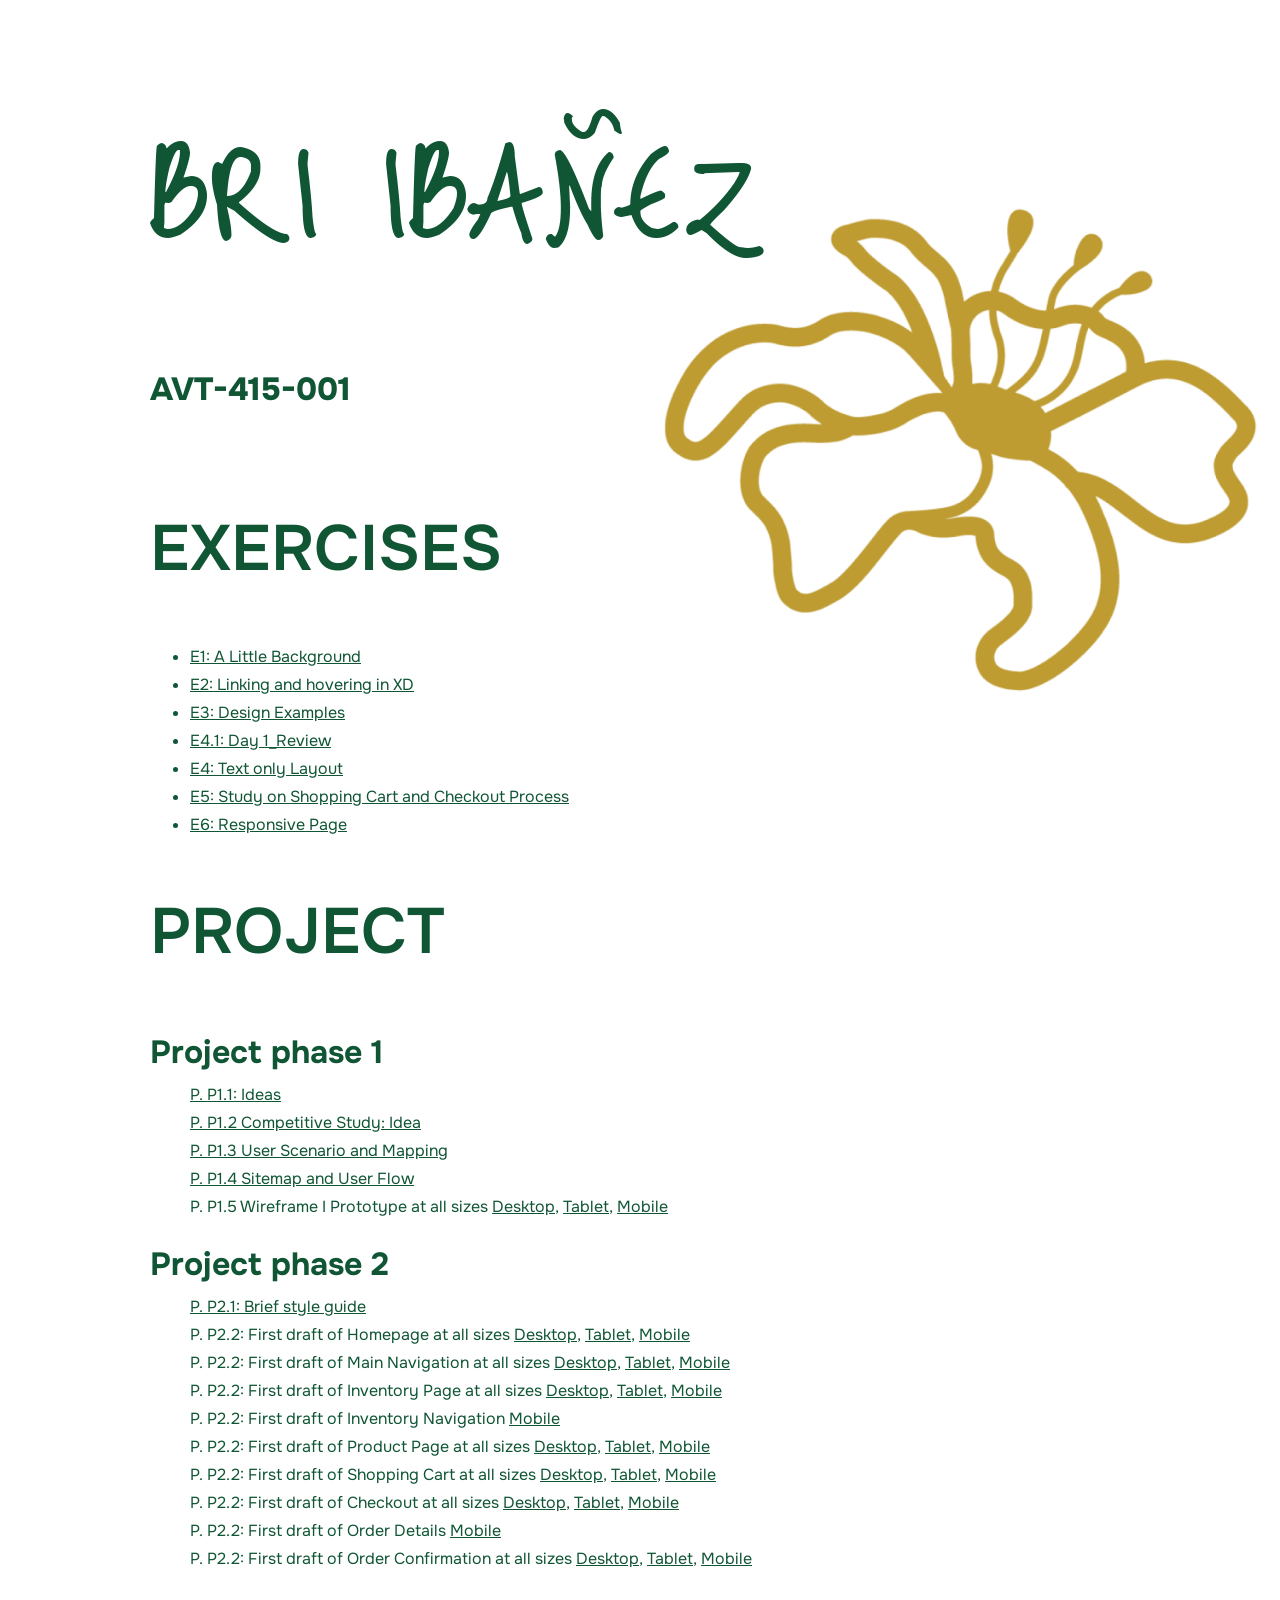
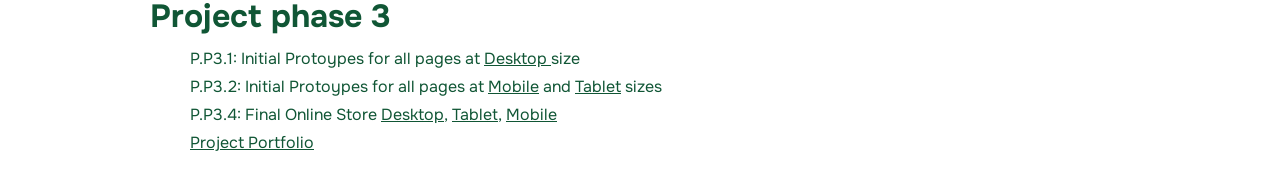
<file: index.html>
<!doctype html>
<html>
<head>
	
<link rel="preconnect" href="https://fonts.googleapis.com">
<link rel="preconnect" href="https://fonts.gstatic.com" crossorigin>
<link href="https://fonts.googleapis.com/css2?family=Fredoka:wght@300..700&family=Just+Me+Again+Down+Here&family=Onest:wght@100..900&display=swap" rel="stylesheet">
	
<meta charset="UTF-8">
<meta name="viewport" content="width=device-width, initial-scale=1.0">
<title>Course work of Bri Ibañez</title>
<link rel="stylesheet" href="css/main.css">
</head>

<body>
<h1>BRI IBAÑEZ</h1>
	<h4>AVT-415-001</h4>
		<div class="column"><h2>EXERCISES</h2>
			<ul>
			<li><a href="https://xd.adobe.com/view/8f0a6625-d033-431c-ac7d-ce1db6e6f4d5-da59/">E1: A Little Background</a></li>
				
			<li><a href="https://xd.adobe.com/view/f7d3a439-bf6d-469c-ac6a-0bd5911b24ca-a280/">E2: Linking and hovering in XD</a></li>
				
			<li><a href="https://www.figma.com/proto/TPx5ZLVnrmZVVEGdxbHE6O/E3%3A-DESIGN-EXAMPLES?node-id=1-2&t=JkeOJ7kNUAwgFL7l-1">E3: Design Examples</a></li>
				
			<li><a href= "ex/e4/4_1.html">E4.1: Day 1_Review</a></li>
				
			<li><a href= "ex/e4/E4.html">E4: Text only Layout</a></li>
				
			<li><a href= "https://www.figma.com/proto/IjVCZUW0PQ0XadVj6gEAkV/E5?node-id=0-1&t=Q7NuccmqODTnjrla-1">E5: Study on Shopping Cart and Checkout Process</a></li>
				
			<li><a href="for_students/index.html"> E6: Responsive Page</a></li>
				
			</ul>
		</div>

	<div class="column">
		<h2>PROJECT</h2>
			<dl>
				<dt>Project phase 1</dt>
				
			<dd><a href="https://briibanez.github.io/avt415/p_process/ideas.html">P. P1.1: Ideas</a></dd>
				
			<dd><a href="https://www.figma.com/proto/BCQCfrkCJPx1mSHRJ52wxp/P1.2?node-id=1-2&t=k4iG4wxfX5ndfUiG-1">P. P1.2 Competitive Study: Idea</a></dd>
				
			<dd><a href="p_process/p1/P.P1.3.html">P. P1.3 User Scenario and Mapping</a></dd>
				
			<dd><a href="https://www.figma.com/proto/H0gAqBH4NOrDpkf0E26kLU/P.P1.4?node-id=2-2&t=2ZDM8WfMNzNfe2F6-1">P. P1.4 Sitemap and User Flow</a></dd>	
				
			<dd>P. P1.5 Wireframe I Prototype at all sizes <a href="https://www.figma.com/proto/tjD5OhKY1ql4vAP2EKQMcV/P.-P1.5--Desktop-Wireframe-I?node-id=0-1&t=jYa0vGftJJILvzvq-1">Desktop</a>, <a href="https://www.figma.com/proto/7N3W8c2mepBqPXJZ4Gd83P/P.-P1.5-Tablet-Wireframe-I?node-id=0-1&t=VH581q9xzkwfCvBQ-1">Tablet</a>, <a href="https://www.figma.com/proto/QJbeHuDACctyTThuwqfy56/P.-P1.5--Mobile-Wireframe-I?node-id=0-1&t=nw7hS7VhuVYNtpVk-1">Mobile</a> </dd>	
				
			</dl>
			<dl>
				<dt>Project phase 2</dt>
				
			<dd><a href="https://www.figma.com/proto/VsfBwmttSefwmmXhdhimjf/P.-P2.1-BRIEF-STYLE-GUIDE?node-id=0-1&t=pD8u36QfUoyRCVLR-1">P. P2.1: Brief style guide</a>
			</dd>
				
			<dd>P. P2.2: First draft of Homepage at all sizes <a href="https://www.figma.com/proto/5zLW5lZVmXm7k892pgglPZ/P.-P2.2--Desktop-First-Draft?node-id=2017-268&t=m1cOFdzVOQ64e4ex-1">Desktop</a>, <a href="https://www.figma.com/proto/gi3MICba1sIVJj5Cmq3wUS/P.-P2.2-Tablet-First-Draft?node-id=2013-2&t=8olUN4jG9uHoKsOR-1"> Tablet</a>, <a href="https://www.figma.com/proto/1xNSQIdcdJaTkWSMCwrFk9/P.-P2.2--Mobile-First-Draft?node-id=2032-283&t=k7HHUQisrun69bVk-1"> Mobile</a> </dd>
				
			<dd>P. P2.2: First draft of Main Navigation at all sizes <a href="https://www.figma.com/proto/5zLW5lZVmXm7k892pgglPZ/P.-P2.2--Desktop-First-Draft?node-id=2017-358&t=m1cOFdzVOQ64e4ex-1">Desktop</a>, <a href="https://www.figma.com/proto/gi3MICba1sIVJj5Cmq3wUS/P.-P2.2-Tablet-First-Draft?node-id=2013-98&t=8olUN4jG9uHoKsOR-1"> Tablet</a>, <a href="https://www.figma.com/design/1xNSQIdcdJaTkWSMCwrFk9/P.-P2.2--Mobile-First-Draft?node-id=2032-367&t=k7HHUQisrun69bVk-1"> Mobile</a> </dd>
				
			<dd>P. P2.2: First draft of Inventory Page at all sizes <a href="https://www.figma.com/design/5zLW5lZVmXm7k892pgglPZ/P.-P2.2--Desktop-First-Draft?node-id=2017-1296&t=m1cOFdzVOQ64e4ex-1">Desktop</a>, <a href="https://www.figma.com/design/gi3MICba1sIVJj5Cmq3wUS/P.-P2.2-Tablet-First-Draft?node-id=2013-209&t=8olUN4jG9uHoKsOR-1"> Tablet</a>, <a href="https://www.figma.com/design/1xNSQIdcdJaTkWSMCwrFk9/P.-P2.2--Mobile-First-Draft?node-id=2032-464&t=k7HHUQisrun69bVk-1"> Mobile</a> </dd>
				
			<dd>P. P2.2: First draft of Inventory Navigation <a href="https://www.figma.com/proto/1xNSQIdcdJaTkWSMCwrFk9/P.-P2.2--Mobile-First-Draft?node-id=2032-546&t=k7HHUQisrun69bVk-1"> Mobile</a> </dd>
				
			<dd>P. P2.2: First draft of Product Page at all sizes <a href="https://www.figma.com/proto/5zLW5lZVmXm7k892pgglPZ/P.-P2.2--Desktop-First-Draft?node-id=2017-1391&t=m1cOFdzVOQ64e4ex-1">Desktop</a>, <a href="https://www.figma.com/proto/gi3MICba1sIVJj5Cmq3wUS/P.-P2.2-Tablet-First-Draft?node-id=2013-304&t=8olUN4jG9uHoKsOR-1"> Tablet</a>, <a href="https://www.figma.com/proto/1xNSQIdcdJaTkWSMCwrFk9/P.-P2.2--Mobile-First-Draft?node-id=2032-755&t=k7HHUQisrun69bVk-1"> Mobile</a> </dd>
				
			<dd>P. P2.2: First draft of Shopping Cart at all sizes <a href="https://www.figma.com/design/5zLW5lZVmXm7k892pgglPZ/P.-P2.2--Desktop-First-Draft?node-id=2017-1554&t=m1cOFdzVOQ64e4ex-1">Desktop</a>, <a href="https://www.figma.com/proto/gi3MICba1sIVJj5Cmq3wUS/P.-P2.2-Tablet-First-Draft?node-id=2013-494&t=8olUN4jG9uHoKsOR-1"> Tablet</a>, <a href="https://www.figma.com/proto/1xNSQIdcdJaTkWSMCwrFk9/P.-P2.2--Mobile-First-Draft?node-id=2032-942&t=k7HHUQisrun69bVk-1"> Mobile</a> </dd>
				
			<dd>P. P2.2: First draft of Checkout at all sizes <a href="https://www.figma.com/proto/5zLW5lZVmXm7k892pgglPZ/P.-P2.2--Desktop-First-Draft?node-id=2017-1699&t=m1cOFdzVOQ64e4ex-1">Desktop</a>, <a href="https://www.figma.com/design/gi3MICba1sIVJj5Cmq3wUS/P.-P2.2-Tablet-First-Draft?node-id=2013-635&t=8olUN4jG9uHoKsOR-1"> Tablet</a>, <a href="https://www.figma.com/design/1xNSQIdcdJaTkWSMCwrFk9/P.-P2.2--Mobile-First-Draft?node-id=31-666&t=k7HHUQisrun69bVk-1"> Mobile</a> </dd>
				
			<dd>P. P2.2: First draft of Order Details <a href="https://www.figma.com/design/1xNSQIdcdJaTkWSMCwrFk9/P.-P2.2--Mobile-First-Draft?node-id=2032-1282&t=k7HHUQisrun69bVk-1">Mobile</a> </dd>
				
			<dd>P. P2.2: First draft of Order Confirmation at all sizes <a href="https://www.figma.com/design/5zLW5lZVmXm7k892pgglPZ/P.-P2.2--Desktop-First-Draft?node-id=58-2&t=m1cOFdzVOQ64e4ex-1">Desktop</a>, <a href="https://www.figma.com/design/gi3MICba1sIVJj5Cmq3wUS/P.-P2.2-Tablet-First-Draft?node-id=9-1012&t=8olUN4jG9uHoKsOR-1"> Tablet</a>, <a href="https://www.figma.com/design/1xNSQIdcdJaTkWSMCwrFk9/P.-P2.2--Mobile-First-Draft?node-id=2032-1360&t=k7HHUQisrun69bVk-1"> Mobile</a> </dd>
				
				
			</dl>
			<dl>
<dt>Project phase 3</dt>
				
			<dd>P.P3.1: Initial Protoypes for all pages at <a href="https://www.figma.com/proto/zSQ8pmqxLagcoEoO33CJ1h/P.-P3.1--Desktop-Initial-Prototype?node-id=1-2&p=f&t=5V6XuBT9WywPy3h6-1&scaling=scale-down&content-scaling=fixed&page-id=0%3A1&starting-point-node-id=1%3A2">Desktop </a>size </dd>
				
			<dd>P.P3.2: Initial Protoypes for all pages at <a href="#">Mobile</a> and <a href="#">Tablet</a> sizes</dd>
				
			<dd>P.P3.4: Final Online Store <a href="https://www.figma.com/proto/zSQ8pmqxLagcoEoO33CJ1h/P.-P3.1--Desktop-Initial-Prototype?node-id=1-2&p=f&t=5V6XuBT9WywPy3h6-1&scaling=scale-down&content-scaling=fixed&page-id=0%3A1&starting-point-node-id=1%3A2">Desktop</a>, <a href="https://www.figma.com/proto/M9KabXqcWOBpVA0AB2F9Cq/P.-P3.1-Tablet-Initial-Prototype?node-id=0-1&t=mt7MSkX6ii2pTlHD-1"> Tablet</a>, <a href="https://www.figma.com/proto/bIIe2McMKhGMMwUD232Fjl/P.-P3.1--Mobile-Initial-Prototype?node-id=0-1&t=XxKUQlgsnAbBdJtt-1"> Mobile</a></dd>
				
				
			<dd><a href="project/PROJECT PORTFOLIO.pdf">Project Portfolio</a></dd>
				
		</dl></div>
</body>
</html>
</file>
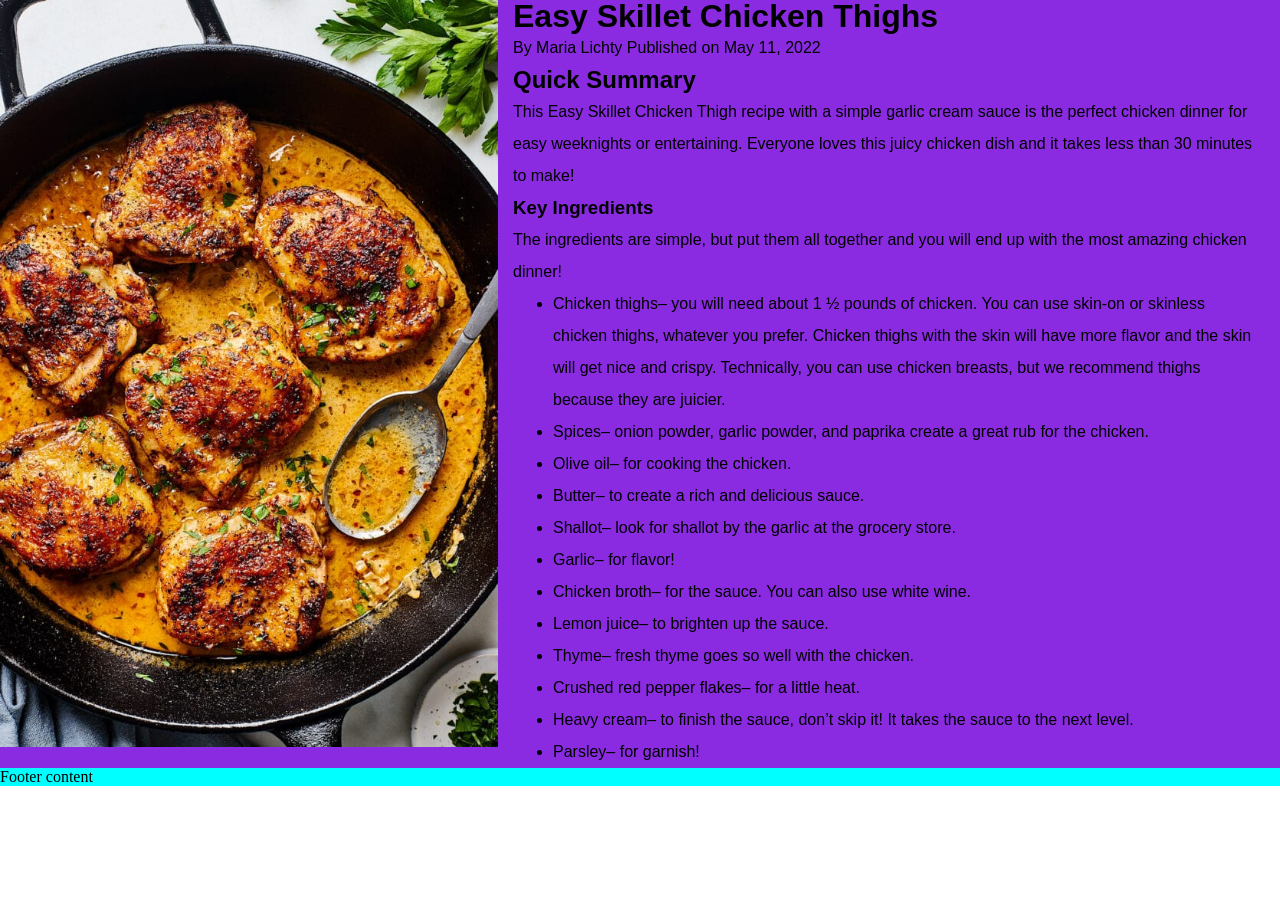
<file: for_students/index.html>
<!doctype html>
<html>
<head>
<meta charset="UTF-8">
<meta>
<meta name="viewport" content="width=device-width, initial-scale=1.0" />
<title>Responive web page</title>
<link rel="stylesheet" href="style.css">
</head>

<body>
	<div id="recipe">
		<img src="image/Chicken-Thighs-650x975.jpeg" alt="Chicken Thighs">
		<div id="summary">
		<h1>Easy Skillet Chicken Thighs</h1>
			<div id="author">By Maria Lichty
			
			Published on May 11, 2022</div>
		<h2>Quick Summary</h2>
			
<p>This Easy Skillet Chicken Thigh recipe with a simple garlic cream sauce is the perfect chicken dinner for easy weeknights or entertaining. Everyone loves this juicy chicken dish and it takes less than 30 minutes to make!</p>
		<h3> Key Ingredients</h3>
<p>The ingredients are simple, but put them all together and you will end up with the most amazing chicken dinner!</p>
<ul>
	<li>Chicken thighs– you will need about 1 ½ pounds of chicken. You can use skin-on or skinless chicken thighs, whatever you prefer. Chicken thighs with the skin will have more flavor and the skin will get nice and crispy. Technically, you can use chicken breasts, but we recommend thighs because they are juicier.</li>
	<li>Spices– onion powder, garlic powder, and paprika create a great rub for the chicken.</li>
	<li>Olive oil– for cooking the chicken.</li>
	<li>Butter– to create a rich and delicious sauce.</li>
	<li>Shallot– look for shallot by the garlic at the grocery store.</li>
	<li>Garlic– for flavor!</li>
	<li>Chicken broth– for the sauce. You can also use white wine.</li>
	<li>Lemon juice– to brighten up the sauce.</li>
	<li>Thyme– fresh thyme goes so well with the chicken.</li>
	<li>Crushed red pepper flakes– for a little heat.</li>
	<li>Heavy cream– to finish the sauce, don’t skip it! It takes the sauce to the next level.</li>
	<li>Parsley– for garnish!</li>
			</ul>
		</div>
	</div>
	<footer>
		<p>Footer content</p>
	</footer>

</body>
</html>
</file>
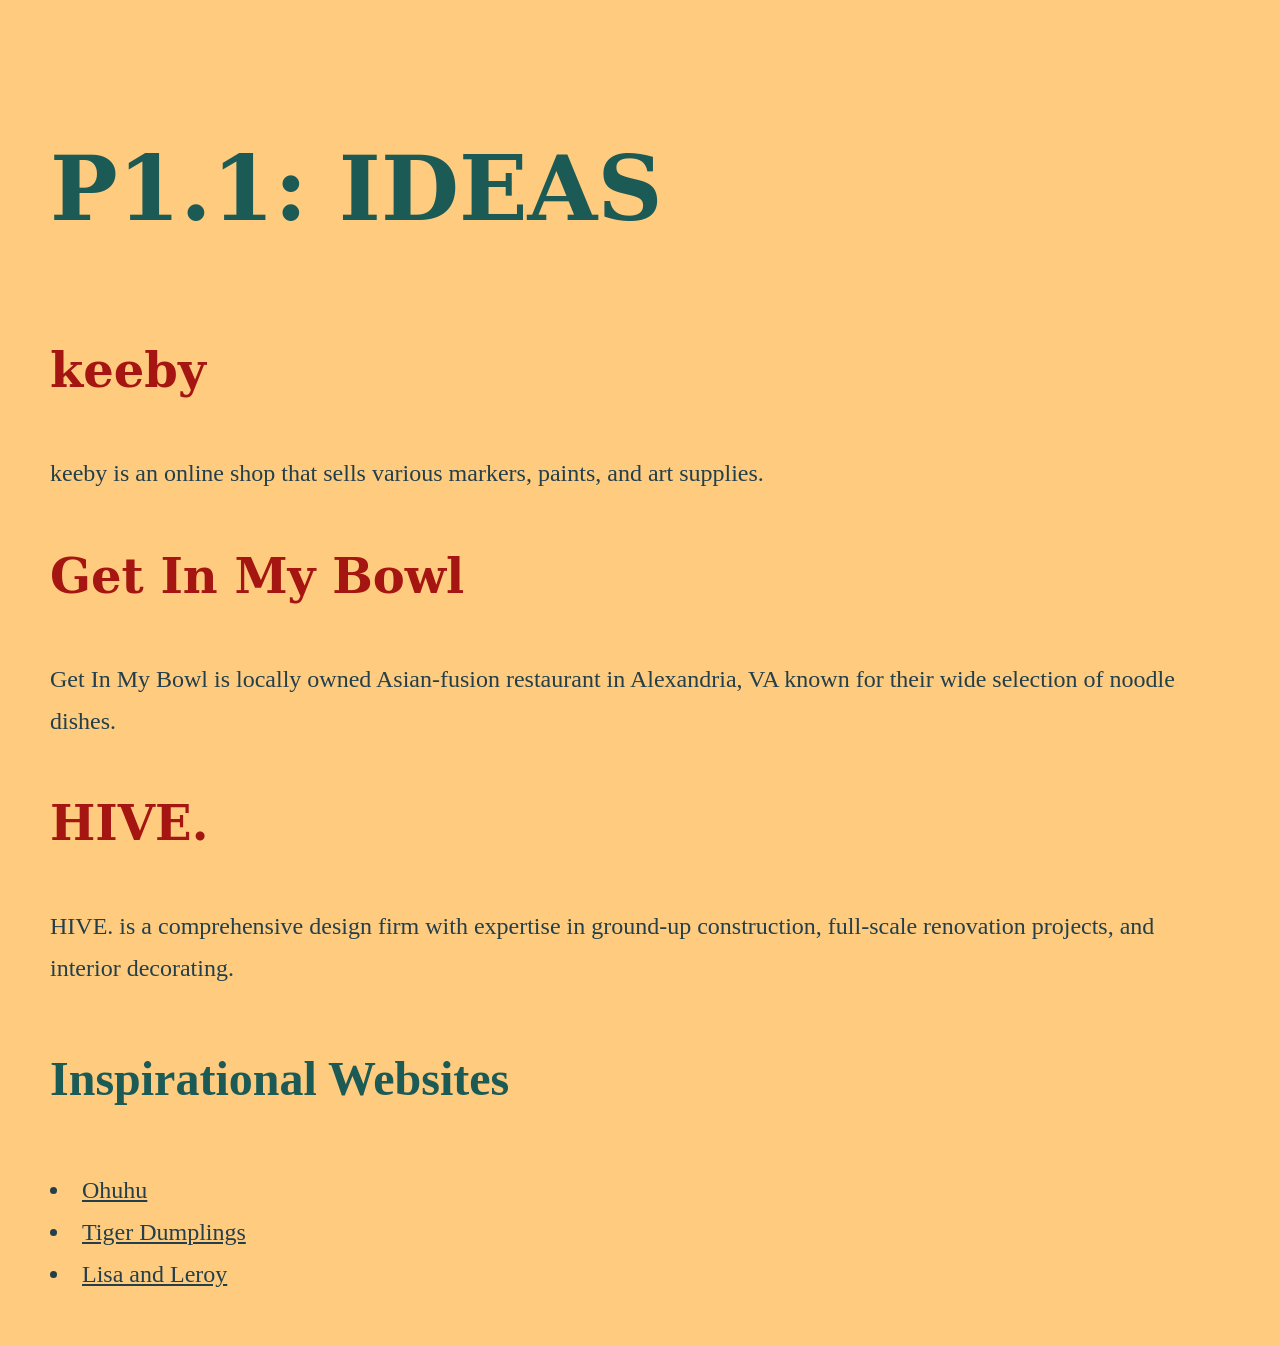
<file: p_process/ideas.html>
<!doctype html>
<html>
<head>
	<link rel="stylesheet" href="ideastyle.css">
<style>
	/* unvisited link */
a:link {
  color: #223F4B;
}

/* visited link */
a:visited {
  color: #1C5A55;
}

/* mouse over link */
a:hover {
  color: #A51511;
}

/* selected link */
a:active {
  color: #31918D;
}
</style>
<meta charset="UTF-8">
<title>ideas</title>
</head>

<body>
	
<h1>P1.1: IDEAS</h1>
	

<h2>keeby</h2>
	<p>keeby is an online shop that sells various markers, paints, and art supplies.</p>
	
<h2>Get In My Bowl</h2>
	<p>Get In My Bowl is locally owned Asian-fusion restaurant in Alexandria, VA known for their wide selection of noodle dishes.</p>
	
<h2>HIVE.</h2>	
	<p>HIVE. is a comprehensive design firm with expertise in ground-up construction, full-scale renovation projects, and interior decorating.</p>
	
<h3>Inspirational Websites</h3>
	<li><a href="https://ohuhu.com/">Ohuhu</a></li>
	<li><a href="https://www.tigerdumplings.com/">Tiger Dumplings</a></li>
	<li><a href="https://lisaandleroy.com/">Lisa and Leroy</a></li>
	

</body>
</html>
</file>
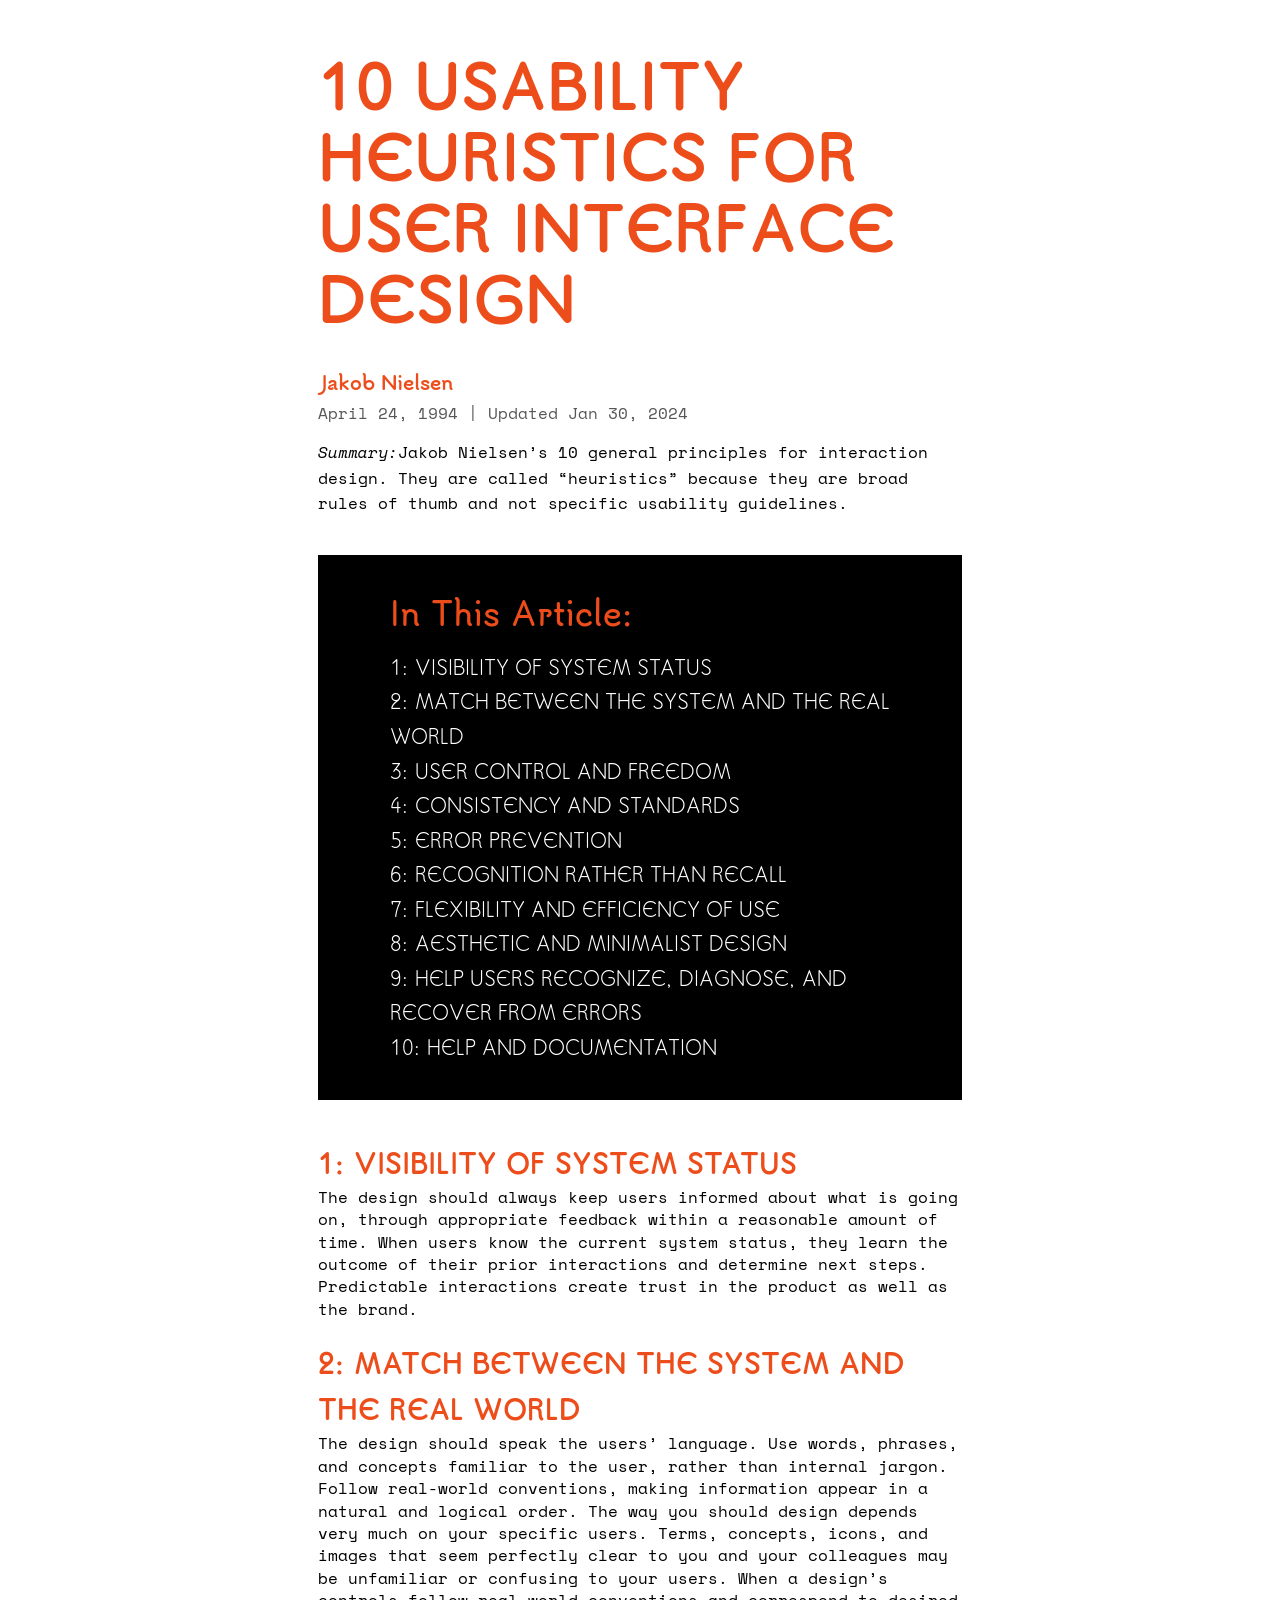
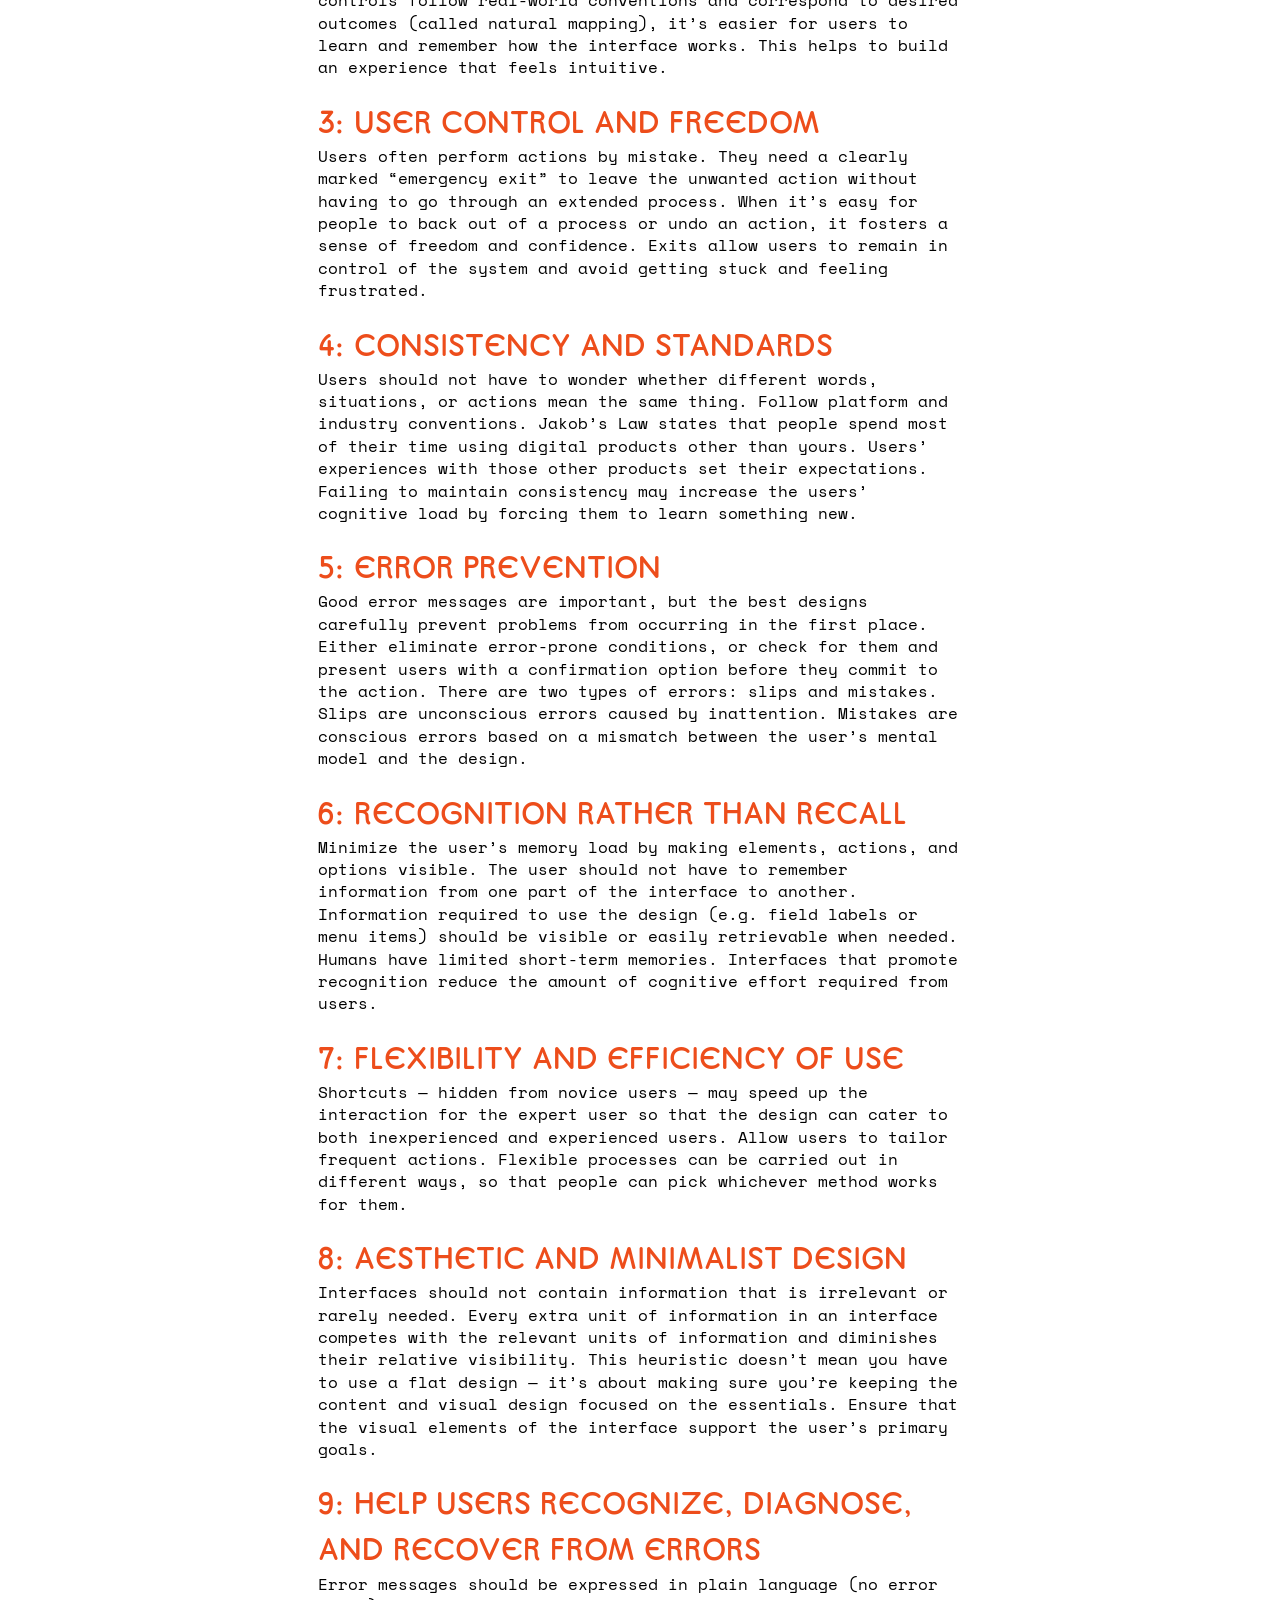
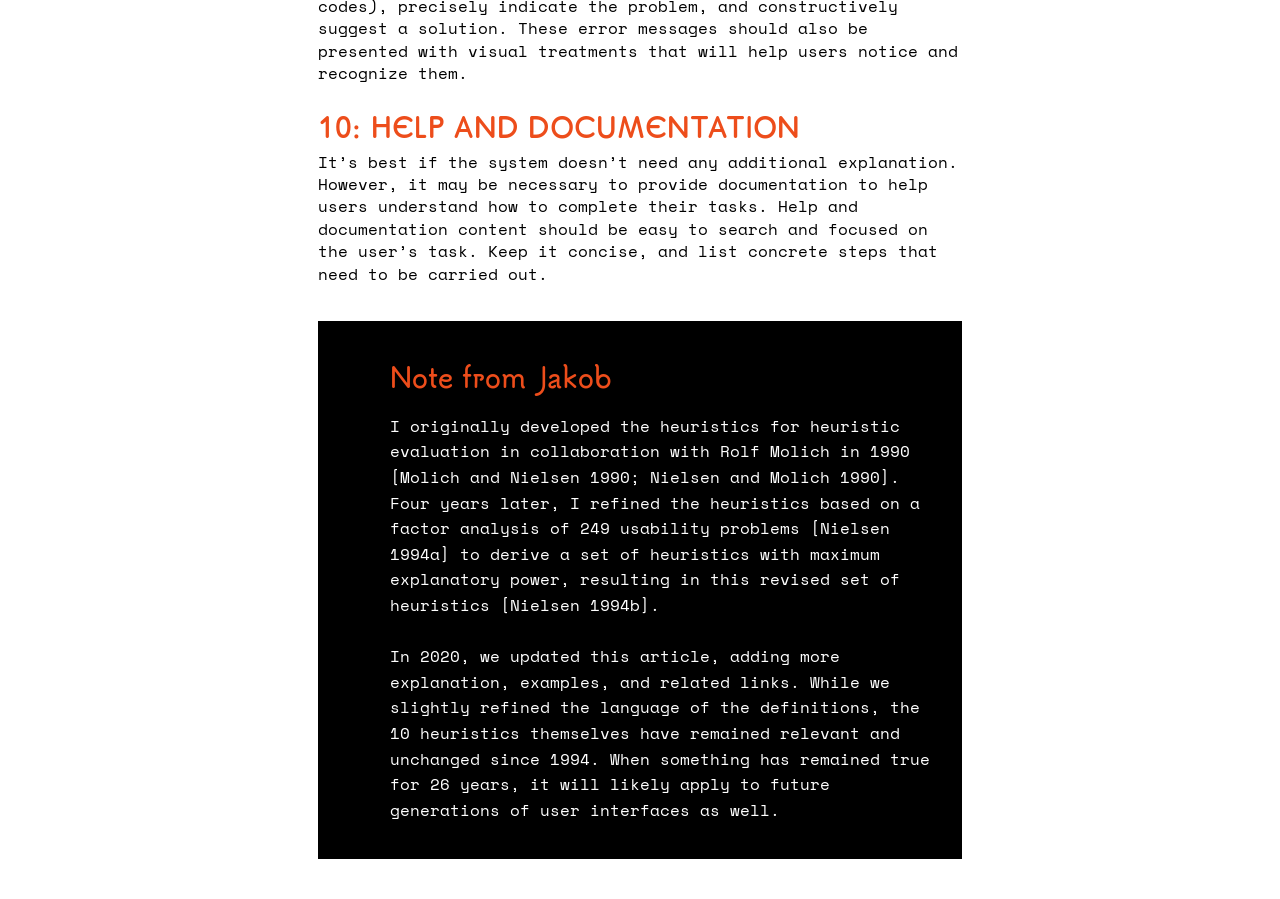
<file: ex/e4/E4.html>
<!doctype html>
<html>
<head>
	<link rel="stylesheet" href="E4-style.css">
		<link rel="preconnect" href="https://fonts.googleapis.com">
	<link rel="preconnect" href="https://fonts.gstatic.com" crossorigin>
	<link href="https://fonts.googleapis.com/css2?family=Space+Mono:ital,wght@0,400;0,700;1,400;1,700&family=Tsukimi+Rounded&display=swap" rel="stylesheet">
		<link rel="preconnect" href="https://fonts.googleapis.com">
		<link rel="preconnect" href="https://fonts.gstatic.com" crossorigin>
		<link href="https://fonts.googleapis.com/css2?family=Space+Mono:ital,wght@0,400;0,700;1,400;1,700&display=swap" rel="stylesheet">
<meta charset="UTF-8">
<title>E4: Text only Layout</title>
</head>

<body>
	<article>
		<h1>10 USABILITY HEURISTICS
FOR USER INTERFACE DESIGN</h1>
		<p class="author">Jakob Nielsen</p>
			<span class="date">April 24, 1994 | Updated Jan 30, 2024</span>
		<div id="intro">
		
			<p><span class="summary">Summary:</span>Jakob Nielsen’s 10 general principles for interaction design. They are called “heuristics” because they are broad rules of thumb and not specific usability guidelines.</p><br>
			</div>
		<div id="toc">
		<ul>
				<h2>In This Article:</h2>
				<li>1: VISIBILITY OF SYSTEM STATUS</li>
				<li>2: MATCH BETWEEN THE SYSTEM AND THE REAL WORLD</li>
				<li>3: USER CONTROL AND FREEDOM</li>
				<li>4: CONSISTENCY AND STANDARDS</li>
				<li>5: ERROR PREVENTION</li>
				<li>6: RECOGNITION RATHER THAN RECALL</li>
				<li>7: FLEXIBILITY AND EFFICIENCY OF USE</li>
				<li>8: AESTHETIC AND MINIMALIST DESIGN</li>
				<li>9: HELP USERS RECOGNIZE, DIAGNOSE, AND RECOVER FROM ERRORS</li>
				<li>10: HELP AND DOCUMENTATION</li>
			</ul>
		</div>
			<dl>
				<dt>1: VISIBILITY OF SYSTEM STATUS</dt>
				<dd>The design should always keep users informed about what is going on, 
				through appropriate feedback within a reasonable amount of time.

				When users know the current system status, they learn the outcome of their 
				prior interactions and determine next steps. Predictable interactions create trust in the product as well as the brand.</dd>
				
				<dt>2: MATCH BETWEEN THE SYSTEM AND THE REAL WORLD</dt>
				<dd>The design should speak the users’ language. Use words, phrases, and concepts familiar to the user, rather than internal jargon. Follow real-world conventions, making information appear in a natural and logical order.

				The way you should design depends very much on your specific users. Terms, concepts, icons, and images that seem perfectly clear to you and your colleagues may be unfamiliar or confusing to your users.

				When a design’s controls follow real-world conventions and correspond to desired outcomes (called natural mapping), it’s easier for users to learn and remember how the interface works. This helps to build an experience that feels intuitive.</dd>
				
				<dt>3: USER CONTROL AND FREEDOM</dt>
				<dd>Users often perform actions by mistake. They need a clearly marked “emergency exit” to leave the unwanted action without having to go through an extended process.

				When it’s easy for people to back out of a process or undo an action, it fosters a sense of freedom and confidence. Exits allow users to remain in control of the system and avoid getting stuck and feeling frustrated.</dd>
				
				<dt>4: CONSISTENCY AND STANDARDS</dt>
				<dd>Users should not have to wonder whether different words, situations, or actions mean the same thing. Follow platform and industry conventions.

				Jakob’s Law states that people spend most of their time using digital products other than yours. Users’ experiences with those other products set their expectations. Failing to maintain consistency may increase the users’ cognitive load by forcing them to learn something new.</dd>
				
				<dt>5: ERROR PREVENTION</dt>
				<dd>Good error messages are important, but the best designs carefully prevent problems from occurring in the first place. Either eliminate error-prone conditions, or check for them and present users with a confirmation option before they commit to the action.

				There are two types of errors: slips and mistakes. Slips are unconscious errors caused by inattention. Mistakes are conscious errors based on a mismatch between the user’s mental model and the design.</dd>
				
				<dt>6: RECOGNITION RATHER THAN RECALL</dt>
				<dd>Minimize the user’s memory load by making elements, actions, and options visible. The user should not have to remember information from one part of the interface to another. Information required to use the design (e.g. field labels or menu items) should be visible or easily retrievable when needed.

				Humans have limited short-term memories. Interfaces that promote recognition reduce the amount of cognitive effort required from users.</dd>
				
				<dt>7: FLEXIBILITY AND EFFICIENCY OF USE</dt>
				<dd>Shortcuts — hidden from novice users — may speed up the interaction for the expert user so that the design can cater to both inexperienced and experienced users. Allow users to tailor frequent actions.

				Flexible processes can be carried out in different ways, so that people can pick whichever method works for them.</dd>
				
				<dt>8: AESTHETIC AND MINIMALIST DESIGN</dt>
				<dd>Interfaces should not contain information that is irrelevant or rarely needed. Every extra unit of information in an interface competes with the relevant units of information and diminishes their relative visibility.

				This heuristic doesn’t mean you have to use a flat design — it’s about making sure you’re keeping the content and visual design focused on the essentials. Ensure that the visual elements of the interface support the user’s primary goals.</dd>
				
				<dt>9: HELP USERS RECOGNIZE, DIAGNOSE, AND RECOVER FROM ERRORS</dt>
				<dd>Error messages should be expressed in plain language (no error codes), precisely indicate the problem, and constructively suggest a solution.

				These error messages should also be presented with visual treatments that will help users notice and recognize them.</dd>
				
				<dt>10: HELP AND DOCUMENTATION</dt>
				<dd>It’s best if the system doesn’t need any additional explanation. However, it may be necessary to provide documentation to help users understand how to complete their tasks.

				Help and documentation content should be easy to search and focused on the user’s task. Keep it concise, and list concrete steps that need to be carried out.</dd>
			</dl>
		
		<div id="note">
		<ul>
				<h3>Note from Jakob</h3>
				<p class="note">I originally developed the heuristics for heuristic evaluation in collaboration with Rolf Molich in 1990 [Molich and Nielsen 1990; Nielsen and Molich 1990]. Four years later, I refined the heuristics based on a factor analysis of 249 usability problems [Nielsen 1994a] to derive a set of heuristics with maximum explanatory power, resulting in this revised set of heuristics [Nielsen 1994b].<br><br>

				In 2020, we updated this article, adding more explanation, examples, and related links. While we slightly refined the language of the definitions, the 10 heuristics themselves have remained relevant and unchanged since 1994. When something has remained true for 26 years, it will likely apply to future generations of user interfaces as well.</p>
			
			</ul>
		</div>
		</article>	

	
</body>
</html>
</file>
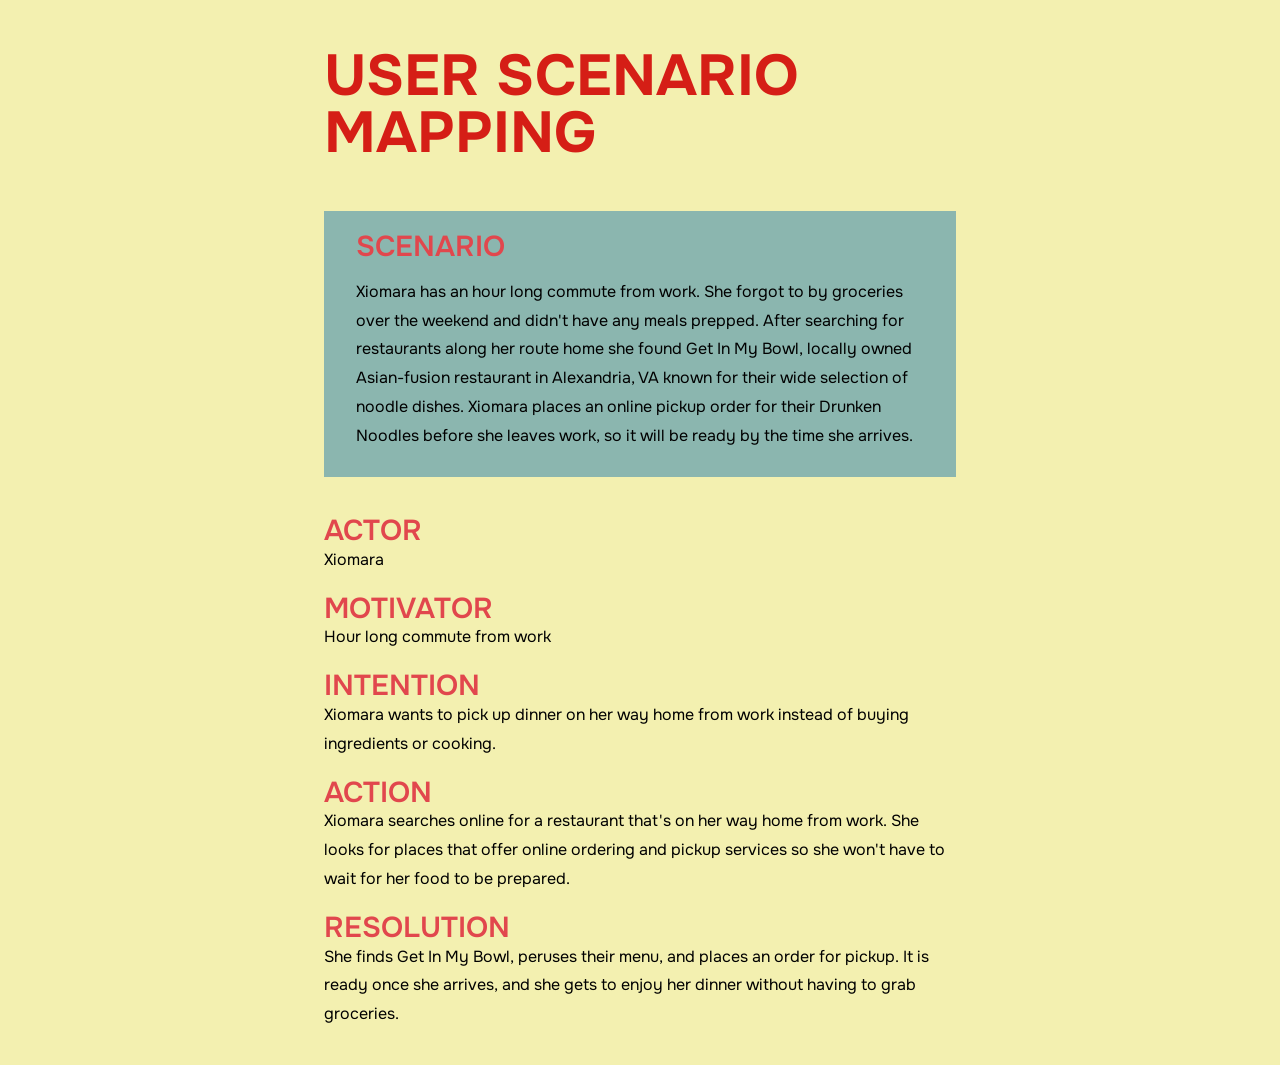
<file: p_process/p1/P.P1.3.html>
<!doctype html>
<html>
<head>
	<link rel="stylesheet" href="P.P1.3.css">
		<link rel="preconnect" href="https://fonts.googleapis.com">
		<link rel="preconnect" href="https://fonts.gstatic.com" crossorigin>
		<link href="https://fonts.googleapis.com/css2?family=Onest:wght@100..900&family=Space+Mono:ital,wght@0,400;0,700;1,400;1,700&family=Tsukimi+Rounded:wght@300;400;500;600;700&display=swap" rel="stylesheet">
<meta charset="UTF-8">
<title>P.P1.3</title>
	
</head>

	
<body>
	<article>
		<h1>USER SCENARIO MAPPING</h1>
		
		
		<dl>
	<div id="scenario">		
		<p><dt>SCENARIO</dt></p>
		<dd>Xiomara has an hour long commute from work. She forgot to by groceries over the weekend and didn't have any meals prepped. After searching for restaurants along her route home she found Get In My Bowl, locally owned Asian-fusion restaurant in Alexandria, VA known for their wide selection of noodle dishes. Xiomara places an online pickup order for their Drunken Noodles before she leaves work, so it will be ready by the time she arrives.</dd></div>

		<dt>ACTOR</dt>
		<dd>Xiomara</dd>
			
		<dt>MOTIVATOR</dt>
		<dd>Hour long commute from work</dd>	
			
		<dt>INTENTION</dt>
		<dd>Xiomara wants to pick up dinner on her way home from work instead of buying ingredients or cooking.</dd>	
			
		<dt>ACTION</dt>
		<dd>Xiomara searches online for a restaurant that's on her way home from work. She looks for places that offer online ordering and pickup services so she won't have to wait for her food to be prepared.</dd>
			
		<dt>RESOLUTION</dt>
		<dd>She finds Get In My Bowl, peruses their menu, and places an order for pickup. It is ready once she arrives, and she gets to enjoy her dinner without having to grab groceries.</dd>				
			
			
		</dl>
	
	</article>
	
	
</body>
</html>
</file>
<file: css/main.css>
@charset "UTF-8";
/* CSS Document */
* {
  box-sizing: border-box;
  width: auto;
}
html {font-size: 100%;} /*16px*/

body {
  background-image: url("../p_process/p2/YELLOW LILY.png");
  background-repeat:no-repeat;
  background-attachment: fixed;
  background-position: right;
  background-color: #FFFFFF;
  background-size: 50%;
  font-size: 1em;
  font-family: "Onest", sans-serif;
  font-optical-sizing: auto;
  font-weight: 400;
  font-style: normal;
  color: #105635;
  margin: 0 auto;
  padding-left: 150px;
  line-height: 1.75;
}

/* unvisited link */
a:link {
  color: #105635;
}

/* visited link */
a:visited {
  color: #6A362D;
}

/* mouse over link */
a:hover {
  color: #BD9B31;
}

/* selected link */
a:active {
  color: #6A362D;
}


h1 {

  font-size: 10em;
  font-family: "Just Me Again Down Here", cursive;
  font-weight: 400;
  font-style: normal;
  line-height: 1em;
}

h2 {
  
  font-size: 4em;
  font-family: "Onest", sans-serif;
  font-optical-sizing: auto;
  font-weight: 600;
  font-style: normal;
  line-height: 1.25em;

}

h4 {
  font-size: 2em;
  margin-top: 0;
  font-family: "Onest", sans-serif;
  font-optical-sizing: auto;
  font-weight: 800;
  font-style: normal;
  line-height: 1em;
  padding-bottom: 50px;

}

dt {
  font-size: 2em;
  font-family: "Onest", sans-serif;
  font-optical-sizing: auto;
  font-weight: 700;
  font-style: normal;
}
</file>
<file: for_students/style.css>
@charset "UTF-8";
/* CSS Document */
* {
  margin: 0;
  box-sizing: border-box;
}
html, body {
  height: 100%;
  margin: 0;
}
body {
	max-inline-size: 1440px;
	margin-inline: auto;
}
#fullheight {
	height: 100%;
	min-height: 100%;
	
}	
#recipe {
	font-family: "Gill Sans", "Gill Sans MT", "Myriad Pro", "DejaVu Sans Condensed", Helvetica, Arial, "sans-serif";
	line-height: 2em;
}

img {
	width: 100%;
	height: auto;
}

footer {
	background-color: aqua;
}

li {
	line-height: 2em;
	
}

/* Small devices (portrait tablets and large phones, 480px and up) */
@media only screen and (min-width: 480px) {
  #recipe {background: green;
		display: grid;
		grid-template-columns: 1fr;
	  
	}
}

/* Medium devices (landscape tablets, 768px and up) */
@media only screen and (min-width: 768px) {
  #recipe {background: blue;
		display: grid;
		grid-template-columns: 1fr 1fr;
	  	gap: 15px;
		padding-right: 20px;
	
	
	}
} 

/* Medium devices (landscape tablets, 1200px and up) */
@media only screen and (min-width:1200px){
	body{ height: 100%;}
	
	#recipe {
		background-color: blueviolet;
		display:grid;
		grid-template-columns: 1fr 1.5fr;
		gap: 15px;
		padding-right: 20px;
	
	}
}
</file>
<file: p_process/ideastyle.css>
@charset "UTF-8";
/* CSS Document */
* {
  box-sizing: border-box;
}
html {font-size: 100%;} /*16px*/

body {
  background-color: #FFCB7E;
  color: #181354;
font-family:"Operetta 32 Black", "Operetta 32 Bold", "Operetta 32 Demi Bold", "Operetta 32 Extra Light", "Operetta 32 Light", "Operetta 32 Medium", "Operetta 32 Regular", "Operetta 32 Ultra Bold", "Operetta 52 Black", "Operetta 52 Bold", "Operetta 52 Demi Bold", "Operetta 52 Extra Light", "Operetta 52 Light", "Operetta 52 Medium", "Operetta 52 Regular", "Operetta 52 Ultra Bold";
  margin: 0;
  padding: 50px;
  line-height: 1.75;
}
h1 {
font-family: "Opretta 32 Black", "serif";
  font-size: 90px;
	color: #1C5A55;
}

h2 {
	font-family: "Operetta 32 Demi Bold", "serif";
	font-size: 48px;
	color: #A51511;

}

h3 {
	font-family: "Coquette";
	font-size: 48px;
	color: #1C5A55;

}

p {
	font-family: "Indivisible", "sans serif";
	font-size: 24px;
	margin-top: 0;
	color:#223F4B;

}

li {
	font-family: "Indivisible", "sans serif";
	font-size: 24px;
	color: #223F4B;
}
</file>
<file: ex/e4/E4-style.css>
@charset "UTF-8";
/* CSS Document */
body {
	background-color: #FFFFFF;
	font-size: 100%;
	line-height: 1.4em;
	font-family: "Space Mono", serif;
}

article {
	width: 51%;
	margin: 0 auto;	
}
	
h1 {
	font-family: "Tsukimi Rounded", serif;
	font-weight: 700;
	font-style: normal;
	color: #ED4D1B;
	font-size: 3.7em;
	line-height: 1.2em;
	padding-bottom: 0em;
}

h2 {
	font-family: "Tsukimi Rounded", serif;
	font-weight: 600;
	color: #ED4D1B;
	font-style: normal;
	font-size: 2em;
} 

h3 {
	font-family: "Tsukimi Rounded", serif;
	font-weight: 600;
	color: #ED4D1B;
	font-style: normal;
	font-size: 1.6em;
}

p {
	font-size: 100%;
	line-height: 1.6em;
	font-family: "Space Mono", serif;
}

#toc {
	background-color:black;
	padding: 3% 5%;
	margin-bottom: 40px;
}

li {
	list-style: none;
	color: #FFFFFF;
	font-family: "Tsukimi Rounded", serif;
	font-weight: 400;
	line-height: 1.8em;
 	font-style: normal;
	font-size: 1.2em;
}

dt {
	font-family: "Tsukimi Rounded", serif;
	font-weight: 700;
	color: #ED4D1B;
	line-height: 1.8em;
 	font-style: normal;
	font-size: 1.6em;
}

dd{
	margin-left: 0;
	padding-bottom: 20px;
}

#note {
	background-color:black;
	padding: 3% 5%;
	margin-bottom: 40px;
}

.author {
	font-family: "Tsukimi Rounded", serif;
	font-weight: 700;
	color: #ED4D1B;
	font-style: normal;
	font-size: 1.2em;
	line-height: 0em;
	
}

.date {
	font-size: 1em;
	font-family: "Space Mono", serif;
	color: #575757;
	
}

.note {
	color: #FFFFFF;
}

.summary {
	font-family: "Space Mono", serif;
	font-weight: 400;
	font-style: italic;
}
</file>
<file: p_process/p1/P.P1.3.css>
@charset "UTF-8";
/* CSS Document */
article {
	width: 50%;
	margin: 0 auto;	
}


body {
	background-color: #F3F0B0;
	font-size: 100%;
	line-height: 1.8em;
	font-family: "Onest", serif;
}

h1 {
	font-weight: 700;
	font-size: 3.6em;
	color: #D51E16;
	line-height: 1em;
}

dt {
	color: #E1474D;
	font-weight: 600; 
	font-size: 1.8em;
}

dd {
	margin-left: 0;
	padding-bottom: 20px;
}

#scenario {
	background-color: #8BB6AF;
	padding: 1% 5%;
	margin-bottom: 40px;	
}
</file>
